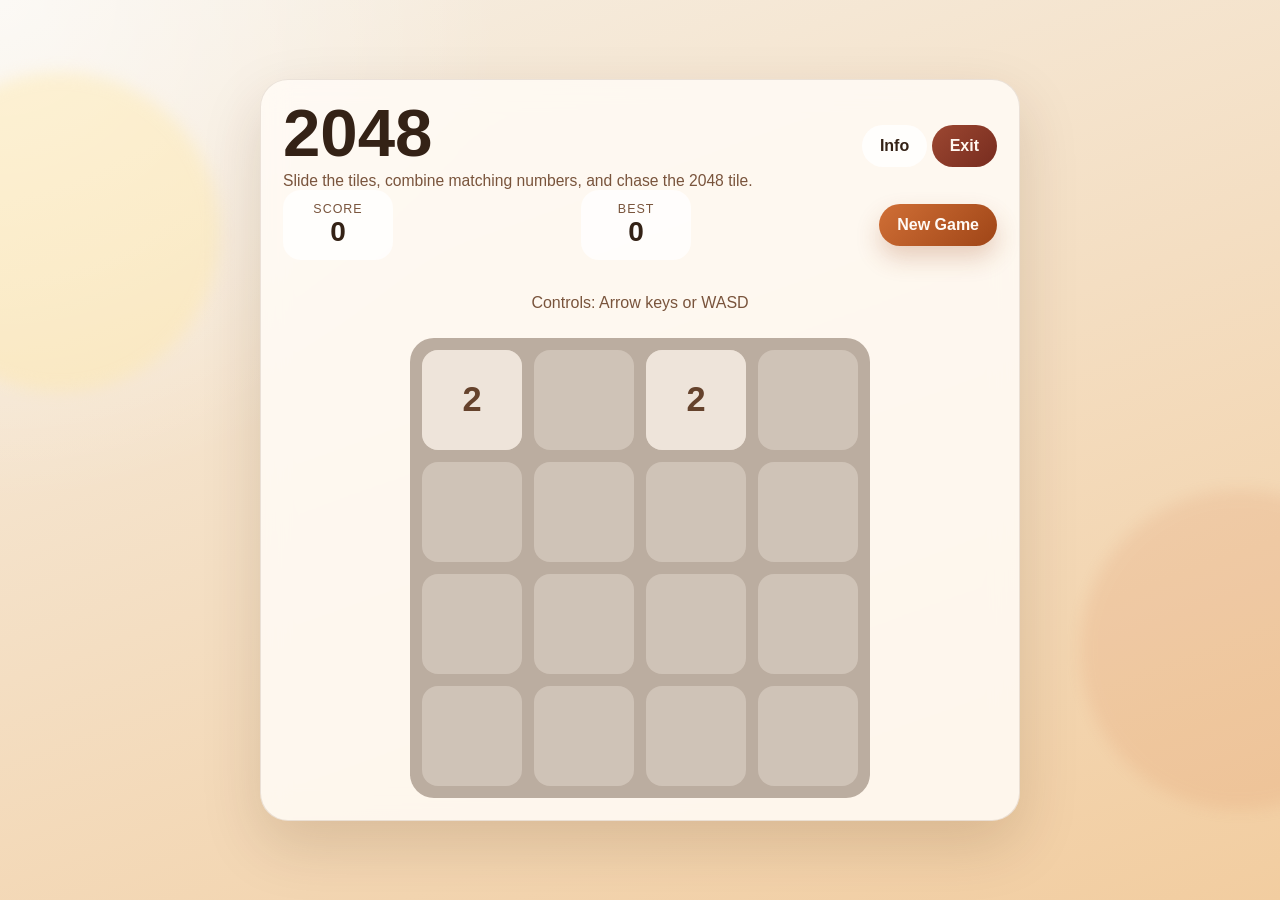
<file: Go/web/static/index.html>
<!DOCTYPE html>
<html lang="en">
<head>
  <meta charset="UTF-8">
  <meta name="viewport" content="width=device-width, initial-scale=1.0">
  <title>2048</title>
  <link rel="stylesheet" href="styles.css">
</head>
<body>
  <div class="page-shell">
    <div class="ambient ambient-left"></div>
    <div class="ambient ambient-right"></div>

    <main class="app-card">
      <section class="hero">
        <div>
          <h1>2048</h1>
          <p class="subtitle">Slide the tiles, combine matching numbers, and chase the 2048 tile.</p>
        </div>

        <div class="hero-actions">
          <button id="info-button" class="secondary-button" type="button">Info</button>
          <button id="exit-button" class="danger-button" type="button">Exit</button>
        </div>
      </section>

      <section class="status-bar">
        <div class="score-card">
          <span class="score-label">Score</span>
          <strong id="score">0</strong>
        </div>

        <div class="score-card">
          <span class="score-label">Best</span>
          <strong id="best-score">0</strong>
        </div>

        <button id="new-game-button" class="primary-button" type="button">New Game</button>
      </section>

      <section class="board-panel">
        <div class="board-header">
          <p>Controls: Arrow keys or WASD</p>
        </div>

        <div id="board" class="board" aria-label="2048 game board"></div>

        <div id="overlay" class="overlay hidden" aria-live="polite">
          <div class="overlay-card">
            <h2 id="overlay-title">Game Over</h2>
            <p id="overlay-message">No more valid moves. Start a new game and try again.</p>
            <button id="overlay-button" class="primary-button" type="button">Play Again</button>
          </div>
        </div>
      </section>
    </main>
  </div>

  <div id="info-modal" class="modal hidden" role="dialog" aria-modal="true" aria-labelledby="info-title">
    <div class="modal-card">
      <div class="modal-header">
        <h2 id="info-title">How to Play</h2>
        <button id="close-modal-button" class="icon-button" type="button" aria-label="Close rules dialog">×</button>
      </div>
      <p>Use the arrow keys or the W, A, S, and D keys to move every tile on the board at once.</p>
      <p>When two tiles with the same number collide, they merge into one tile with their total value.</p>
      <p>After each move, a new tile appears. Reach the 2048 tile to win, and keep going for a higher score if you want.</p>
      <p>If the board fills up and no merges are possible, the game ends.</p>
    </div>
  </div>

  <script src="app.js"></script>
</body>
</html>
</file>
<file: Go/web/static/styles.css>
:root {
  --bg-top: #f6efe4;
  --bg-bottom: #f2cda0;
  --card: rgba(255, 251, 245, 0.88);
  --card-border: rgba(95, 59, 32, 0.12);
  --text-main: #342216;
  --text-soft: #79543c;
  --accent: #d06f36;
  --accent-deep: #9f4517;
  --danger: #772c1f;
  --board: #bbada0;
  --cell: rgba(238, 228, 218, 0.4);
  --shadow: 0 24px 60px rgba(70, 34, 10, 0.15);
}

* {
  box-sizing: border-box;
}

body {
  margin: 0;
  min-height: 100vh;
  font-family: "Avenir Next", "Segoe UI", "Trebuchet MS", sans-serif;
  color: var(--text-main);
  background:
    radial-gradient(circle at top left, rgba(255, 255, 255, 0.65), transparent 32%),
    linear-gradient(160deg, var(--bg-top), var(--bg-bottom));
}

button {
  font: inherit;
}

.page-shell {
  position: relative;
  min-height: 100vh;
  display: grid;
  place-items: center;
  padding: 18px 16px;
  overflow: hidden;
}

.ambient {
  position: absolute;
  width: 320px;
  height: 320px;
  border-radius: 999px;
  filter: blur(8px);
  opacity: 0.45;
}

.ambient-left {
  top: 8%;
  left: -100px;
  background: rgba(255, 232, 168, 0.9);
}

.ambient-right {
  right: -120px;
  bottom: 10%;
  background: rgba(212, 117, 67, 0.28);
}

.app-card {
  position: relative;
  width: min(100%, 760px);
  padding: 22px;
  border: 1px solid var(--card-border);
  border-radius: 28px;
  background: var(--card);
  backdrop-filter: blur(14px);
  box-shadow: var(--shadow);
}

.hero,
.status-bar {
  display: flex;
  justify-content: space-between;
  align-items: center;
  gap: 16px;
}

h1 {
  margin: 0;
  font-size: clamp(2.4rem, 7vw, 4.2rem);
  line-height: 0.92;
}

.subtitle {
  max-width: 500px;
  margin: 8px 0 0;
  color: var(--text-soft);
  font-size: 0.98rem;
}

.hero-actions,
.status-bar {
  flex-wrap: wrap;
}

.score-card {
  min-width: 110px;
  padding: 12px 16px;
  border-radius: 18px;
  background: rgba(255, 255, 255, 0.72);
  text-align: center;
}

.score-label {
  display: block;
  font-size: 0.78rem;
  letter-spacing: 0.08em;
  text-transform: uppercase;
  color: var(--text-soft);
}

.score-card strong {
  font-size: 1.75rem;
}

.primary-button,
.secondary-button,
.danger-button,
.icon-button {
  border: 0;
  border-radius: 999px;
  cursor: pointer;
  transition: transform 160ms ease, box-shadow 160ms ease, background 160ms ease;
}

.primary-button,
.secondary-button,
.danger-button {
  padding: 12px 18px;
  font-weight: 700;
}

.primary-button {
  color: #fffaf6;
  background: linear-gradient(135deg, var(--accent), var(--accent-deep));
  box-shadow: 0 12px 24px rgba(159, 69, 23, 0.24);
}

.secondary-button {
  background: rgba(255, 255, 255, 0.8);
  color: var(--text-main);
}

.danger-button {
  color: #fff7f0;
  background: linear-gradient(135deg, #9c4731, var(--danger));
}

.icon-button {
  width: 40px;
  height: 40px;
  background: rgba(255, 255, 255, 0.8);
  color: var(--text-main);
  font-size: 1.5rem;
}

button:hover {
  transform: translateY(-1px);
}

.board-panel {
  position: relative;
  margin-top: 18px;
}

.board-header {
  display: flex;
  justify-content: center;
  margin-bottom: 10px;
  color: var(--text-soft);
}

.board {
  position: relative;
  display: grid;
  grid-template-columns: repeat(4, 1fr);
  grid-template-rows: repeat(4, 1fr);
  gap: 12px;
  padding: 12px;
  border-radius: 24px;
  background: var(--board);
  width: min(100%, 460px, calc(100vh - 290px));
  height: min(100vw - 48px, 460px, calc(100vh - 290px));
  margin: 0 auto;
  overflow: hidden;
}

.cell,
.tile {
  border-radius: 16px;
}

.cell {
  position: relative;
  background: var(--cell);
  min-width: 0;
  min-height: 0;
}

.tile {
  width: 100%;
  height: 100%;
  display: grid;
  place-items: center;
  font-weight: 800;
  font-size: clamp(1.4rem, 4.2vw, 2.15rem);
  color: #fff8ee;
  transform: scale(1);
  animation: tile-pop 180ms ease;
  transition: transform 120ms ease;
}

.tile.value-2,
.tile.value-4 {
  color: #65422c;
}

.tile.value-2 { background: #eee4da; }
.tile.value-4 { background: #ede0c8; }
.tile.value-8 { background: #f2b179; }
.tile.value-16 { background: #f59563; }
.tile.value-32 { background: #f67c5f; }
.tile.value-64 { background: #f65e3b; }
.tile.value-128 { background: #edcf72; }
.tile.value-256 { background: #edcc61; }
.tile.value-512 { background: #edc850; }
.tile.value-1024 { background: #edc53f; }
.tile.value-2048 { background: #edc22e; }
.tile.super { background: #3d2f24; }

.tile.shrink-text {
  font-size: clamp(1.1rem, 3vw, 1.55rem);
}

.board.motion-left .tile {
  animation: board-slide-left 110ms ease;
}

.board.motion-right .tile {
  animation: board-slide-right 110ms ease;
}

.board.motion-up .tile {
  animation: board-slide-up 110ms ease;
}

.board.motion-down .tile {
  animation: board-slide-down 110ms ease;
}

.overlay,
.modal {
  position: fixed;
  inset: 0;
  display: grid;
  place-items: center;
  padding: 16px;
  background: rgba(43, 26, 13, 0.38);
}

.overlay {
  position: absolute;
  border-radius: 24px;
}

.overlay-card,
.modal-card {
  width: min(100%, 420px);
  padding: 24px;
  border-radius: 24px;
  background: rgba(255, 251, 246, 0.96);
  box-shadow: var(--shadow);
}

.overlay-card h2,
.modal-card h2 {
  margin-top: 0;
}

.modal-header {
  display: flex;
  align-items: center;
  justify-content: space-between;
  gap: 12px;
}

.hidden {
  display: none;
}

@keyframes tile-pop {
  0% { transform: scale(0.84); opacity: 0.72; }
  100% { transform: scale(1); opacity: 1; }
}

@keyframes board-slide-left {
  0% { transform: translateX(0); }
  100% { transform: translateX(-12px); }
}

@keyframes board-slide-right {
  0% { transform: translateX(0); }
  100% { transform: translateX(12px); }
}

@keyframes board-slide-up {
  0% { transform: translateY(0); }
  100% { transform: translateY(-12px); }
}

@keyframes board-slide-down {
  0% { transform: translateY(0); }
  100% { transform: translateY(12px); }
}

@media (max-width: 720px) {
  .app-card {
    padding: 18px;
    border-radius: 24px;
  }

  .hero,
  .status-bar {
    align-items: flex-start;
    flex-direction: column;
  }

  .hero-actions {
    width: 100%;
    display: grid;
    grid-template-columns: repeat(2, minmax(0, 1fr));
  }

  .status-bar {
    gap: 12px;
  }

  .board {
    width: min(100%, calc(100vh - 270px));
    height: min(calc(100vw - 48px), calc(100vh - 270px));
    gap: 10px;
    padding: 10px;
  }

  .score-card,
  .primary-button {
    width: 100%;
  }
}
</file>
